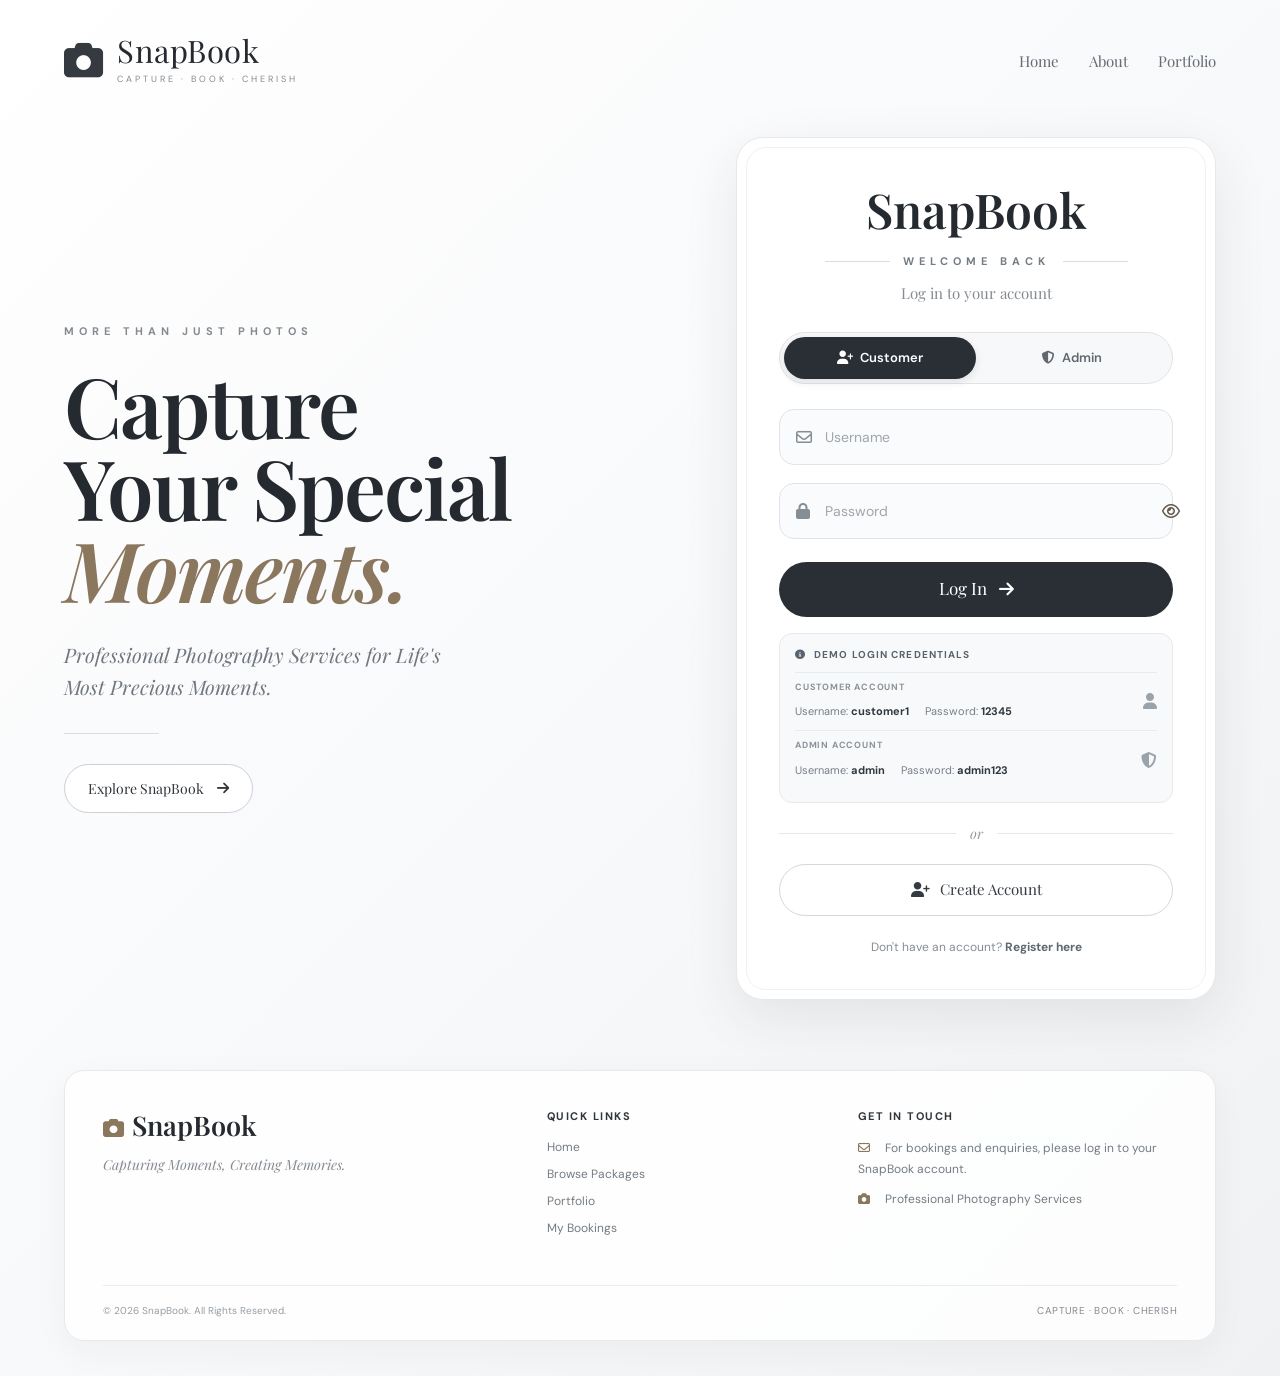
<file: index.html>
<!DOCTYPE html>
<html lang="en">
<head>
  <meta charset="UTF-8">
  <meta name="viewport" content="width=device-width, initial-scale=1.0">
  <title>SnapBook | Photography Studio</title>

  <link href="https://cdn.jsdelivr.net/npm/bootstrap@5.3.3/dist/css/bootstrap.min.css" rel="stylesheet">
  <link href="https://fonts.googleapis.com/css2?family=DM+Sans:wght@400;500;600;700&family=Playfair+Display:ital,wght@0,500;0,600;0,700;1,500;1,600&display=swap" rel="stylesheet">
  <link href="https://cdnjs.cloudflare.com/ajax/libs/font-awesome/6.5.0/css/all.min.css" rel="stylesheet">

    <link href="index.css" rel="stylesheet">
</head>

<body>

  <main class="main-container">

    <div class="content-wrapper">

      <!-- NAVIGATION -->
      <nav class="navbar-custom">

        <div class="brand">
          <i class="fa-solid fa-camera brand-icon"></i>

          <div>
            <div class="brand-name">SnapBook</div>
            <div class="brand-tagline">CAPTURE · BOOK · CHERISH</div>
          </div>
        </div>

        <div class="nav-links">
          <a href="index.html">Home</a>
          <a href="customer-dashboard.html#dashboard" onclick="return openProtectedSection('dashboard')">About</a>
          <a href="customer-dashboard.html#packages" onclick="return openProtectedSection('packages')">Portfolio</a>
        </div>

      </nav>

      <!-- HERO + LOGIN -->
      <section class="hero-section">

        <div class="hero-content">

          <div class="hero-label">
            More than just photos
          </div>

          <h1 class="hero-title">
            Capture<br>
            Your Special<br>
            <span>Moments.</span>
          </h1>

          <p class="hero-description">
            Professional Photography Services
            for Life's Most Precious Moments.
          </p>

          <div class="hero-line"></div>

          <a href="register.html" class="portfolio-link">
            Explore SnapBook
            <i class="fa-solid fa-arrow-right"></i>
          </a>

        </div>

        <!-- LOGIN CARD -->
        <div class="login-card">

          <div class="login-inner">

            <div class="login-heading">

              <h2>SnapBook</h2>

              <div class="heading-decoration">
                <span></span>
                <div class="welcome-label">Welcome Back</div>
                <span></span>
              </div>

              <p>Log in to your account</p>

            </div>

            <!-- ROLE SELECTOR -->
            <div class="role-switch">

              <button type="button"
                class="role-btn active"
                id="customerTab"
                onclick="selectRole('customer')">

                <i class="fa-solid fa-user-plus me-1"></i>
                Customer

              </button>

              <button type="button"
                class="role-btn"
                id="adminTab"
                onclick="selectRole('admin')">

                <i class="fa-solid fa-shield-halved me-1"></i>
                Admin

              </button>

            </div>

            <!-- LOGIN FORM -->
            <form id="loginForm">

              <div class="input-wrap">

                <i class="fa-regular fa-envelope"></i>

                <input
                  type="text"
                  class="form-control"
                  id="username"
                  placeholder="Username"
                  autocomplete="username"
                  required
                >

              </div>

              <div class="input-wrap">

                <i class="fa-solid fa-lock"></i>

                <input
                  type="password"
                  class="form-control"
                  id="password"
                  placeholder="Password"
                  autocomplete="current-password"
                  required
                >

                <button
                  type="button"
                  class="password-toggle"
                  onclick="togglePassword()"
                  aria-label="Show or hide password"
                >
                  <i class="fa-regular fa-eye" id="passwordIcon"></i>
                </button>

              </div>

              <button type="submit" class="login-btn">
                Log In &nbsp;
                <i class="fa-solid fa-arrow-right"></i>
              </button>

            </form>

            <!-- DEMO LOGIN CREDENTIALS -->
            <div class="demo-credentials">
              <div class="demo-title">
                <i class="fa-solid fa-circle-info"></i>
                DEMO LOGIN CREDENTIALS
              </div>

              <div class="demo-account">
                <div>
                  <span class="demo-role">CUSTOMER ACCOUNT</span>
                  <p>Username: <strong>customer1</strong></p>
                  <p>Password: <strong>12345</strong></p>
                </div>
                <i class="fa-solid fa-user"></i>
              </div>

              <div class="demo-account">
                <div>
                  <span class="demo-role">ADMIN ACCOUNT</span>
                  <p>Username: <strong>admin</strong></p>
                  <p>Password: <strong>admin123</strong></p>
                </div>
                <i class="fa-solid fa-shield-halved"></i>
              </div>
            </div>

            <div class="or-divider">
              or
            </div>

            <a href="register.html" class="register-btn">
              <i class="fa-solid fa-user-plus"></i>
              Create Account
            </a>

            <div class="register-text">
              Don't have an account?
              <a href="register.html">Register here</a>
            </div>

          </div>

        </div>

      </section>

      <!-- PREMIUM FOOTER -->
      <footer class="site-footer">

        <div class="footer-brand-column">
          <div class="footer-brand">
            <i class="fa-solid fa-camera"></i>SnapBook
          </div>
          <p class="footer-tagline">Capturing Moments, Creating Memories.</p>
        </div>

        <div>
          <h3 class="footer-heading">Quick Links</h3>
          <div class="footer-links">
            <a href="index.html">Home</a>
            <a href="customer-dashboard.html#packages" onclick="return openProtectedSection('packages')">Browse Packages</a>
            <a href="customer-dashboard.html#packages" onclick="return openProtectedSection('packages')">Portfolio</a>
            <a href="customer-dashboard.html#bookings" onclick="return openProtectedSection('bookings')">My Bookings</a>
          </div>
        </div>

        <div>
          <h3 class="footer-heading">Get in Touch</h3>
          <p class="footer-contact">
            <i class="fa-regular fa-envelope"></i>
            For bookings and enquiries, please log in to your SnapBook account.
          </p>
          <p class="footer-contact mt-2">
            <i class="fa-solid fa-camera"></i>
            Professional Photography Services
          </p>
        </div>

        <div class="footer-bottom">
          <span>© 2026 SnapBook. All Rights Reserved.</span>
          <span>CAPTURE · BOOK · CHERISH</span>
        </div>

      </footer>

    </div>

  </main>

  <!-- POPUP NOTIFICATION -->
  <div class="popup-overlay" id="popupOverlay">

    <div class="popup-card" id="popupCard">

      <div class="popup-icon" id="popupIcon">
        <i class="fa-solid fa-check"></i>
      </div>

      <h3 id="popupTitle">Login Successful!</h3>

      <p id="popupMessage">
        Welcome to SnapBook.
      </p>

    </div>

  </div>

    <script src="index.js"></script>

</body>
</html>
</file>
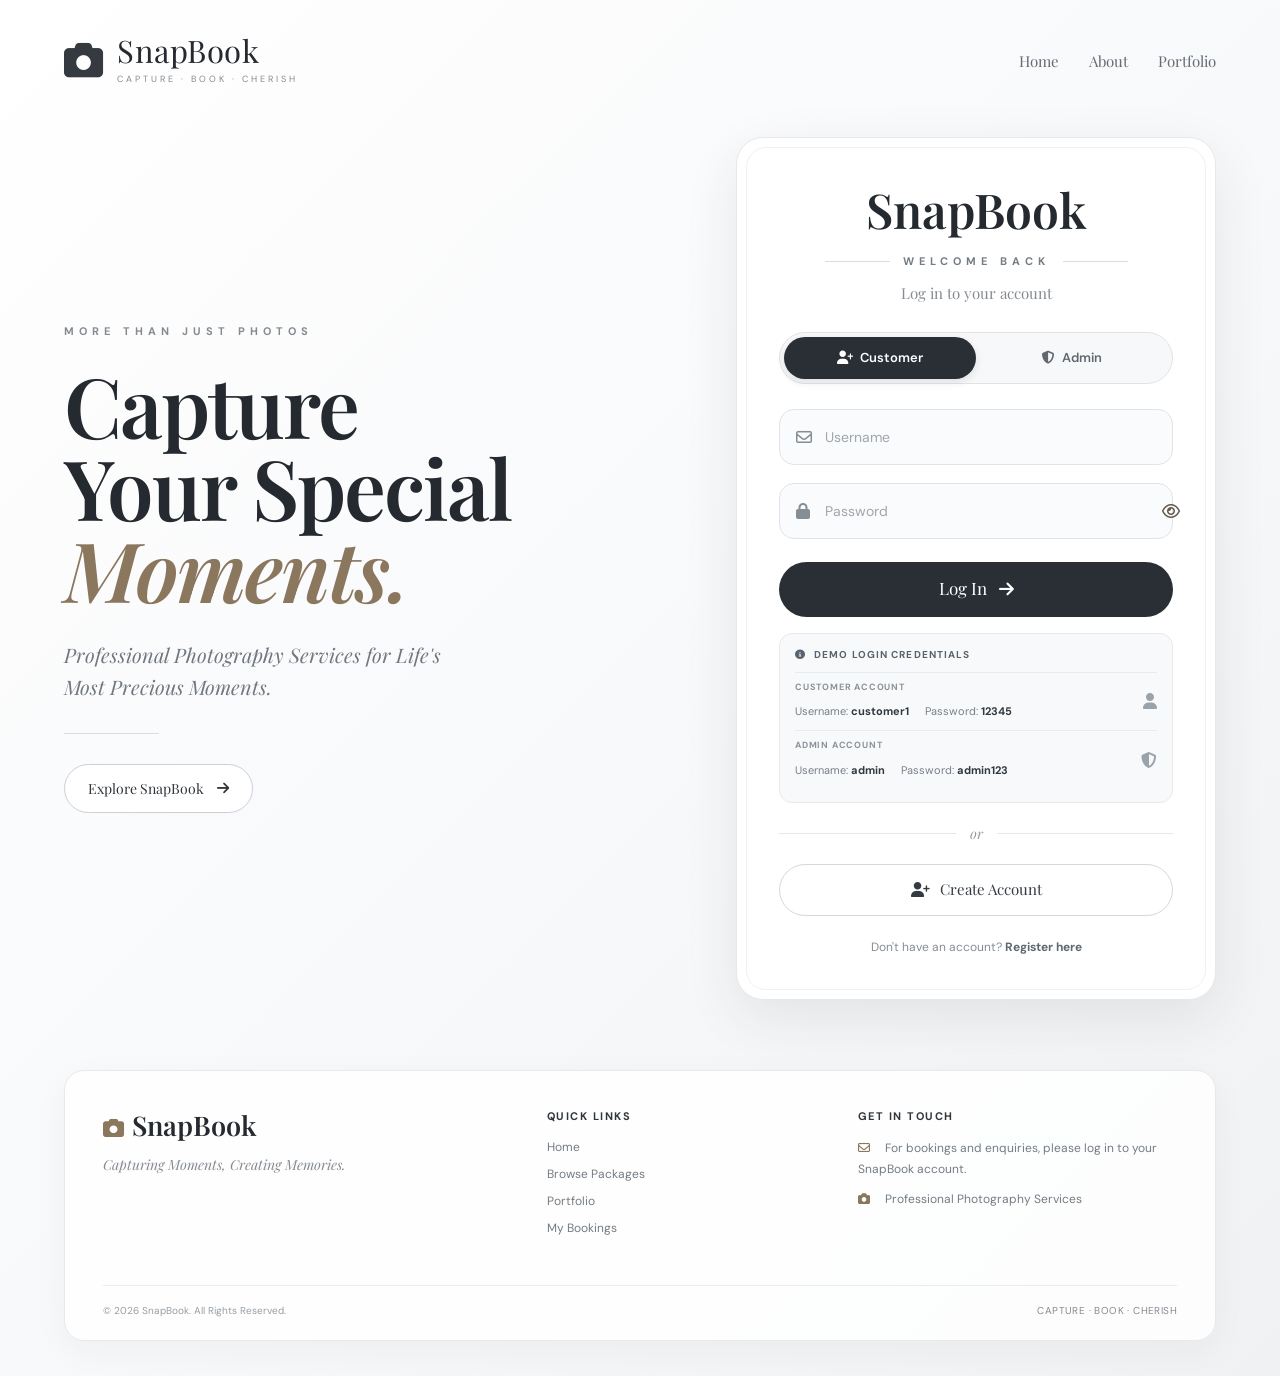
<file: customer-dashboard.html>
<!DOCTYPE html>
<html lang="en">
<head>
  <meta charset="UTF-8">
  <meta name="viewport" content="width=device-width, initial-scale=1.0">
  <title>SnapBook | Customer Dashboard</title>
  <link href="https://cdn.jsdelivr.net/npm/bootstrap@5.3.3/dist/css/bootstrap.min.css" rel="stylesheet">
  <link href="https://fonts.googleapis.com/css2?family=DM+Sans:wght@400;500;600;700&family=Playfair+Display:wght@600;700&display=swap" rel="stylesheet">
    <link href="customer-dashboard.css" rel="stylesheet">
</head>
<body>
<div class="app">
  <aside class="sidebar">
    <div class="brand">
      <div class="brand-icon">◎</div>
      <div class="brand-name">SNAPBOOK</div>
      <small>PHOTOGRAPHY BOOKING SYSTEM</small>
    </div>
    <nav>
      <a class="nav-link active" href="#" data-page="dashboard"><span class="nav-icon">⌂</span>Dashboard</a>
      <a class="nav-link" href="#" data-page="packages"><span class="nav-icon">📷</span>Browse Packages</a>
      <a class="nav-link" href="#" data-page="booking"><span class="nav-icon">▦</span>Book a Session</a>
      <a class="nav-link" href="#" data-page="bookings"><span class="nav-icon">▤</span>My Bookings</a>
      <a class="nav-link" href="#" data-page="profile"><span class="nav-icon">♙</span>My Profile</a>
    </nav>
    <div class="side-bottom">
      <div class="logout"><a class="nav-link" href="index.html" id="logoutLink"><span class="nav-icon">⇥</span>Logout</a></div>
      <div class="side-quote">Capture Life,<br>Book with SnapBook.</div>
    </div>
  </aside>

  <main class="main">
    <header class="topbar">
      <div class="user-chip"><div class="avatar">♟</div><span>Hello, <strong id="customerName">Customer1</strong></span><span>⌄</span></div>
    </header>
    <div class="content">
      <section class="page-section" id="dashboard">
        <div class="hero">
          <div class="hero-copy">
            <h1>Welcome back,<br><em id="heroName">Customer!</em></h1>
            <p>Your photography journey starts here.</p>
            <button class="gold-btn" type="button" data-go="packages">Explore Our Packages &nbsp; →</button>
          </div>
        </div>
        <div class="stats-grid">
          <div class="stat-card"><div class="stat-icon">▤</div><strong id="totalBookings">0</strong><span>Total Bookings</span></div>
          <div class="stat-card"><div class="stat-icon">◷</div><strong id="pendingBookings">0</strong><span>Pending Bookings</span></div>
          <div class="stat-card"><div class="stat-icon">✓</div><strong id="confirmedBookings">0</strong><span>Confirmed Bookings</span></div>
          <div class="stat-card"><div class="stat-icon">📷</div><strong>2</strong><span>Available Packages</span></div>
        </div>
        <div class="action-grid">
          <a class="action-card" href="#" data-go="packages"><div class="action-icon">📷</div><div><h3>Browse Packages</h3><p>Explore photography services</p></div><span class="arrow">→</span></a>
          <a class="action-card" href="#" data-go="booking"><div class="action-icon">▦</div><div><h3>Book a Session</h3><p>Choose date and time</p></div><span class="arrow">→</span></a>
          <a class="action-card" href="#" data-go="bookings"><div class="action-icon">▤</div><div><h3>My Bookings</h3><p>View booking status</p></div><span class="arrow">→</span></a>
          <a class="action-card" href="#" data-go="profile"><div class="action-icon">♙</div><div><h3>My Profile</h3><p>Manage your account</p></div><span class="arrow">→</span></a>
        </div>
        <div class="notice"><span class="star">★</span><span>Thank you for choosing SnapBook. We're here to capture your special moments!</span><span class="notice-sign">SnapBook Team</span></div>
      </section>

      <section class="page-section" id="packages">
        <h2 class="section-title mt-1">Photography Packages</h2>
        <p class="text-secondary mb-4">Choose a package that suits your special occasion.</p>
        <div class="package-grid">
          <article class="package-card"><img src="wedding1.jpg" alt="Wedding photography"><div class="body"><h3>Wedding Session</h3><p class="text-secondary">Capture the memorable moments of your day.</p><div class="price">RM 800</div><a class="btn btn-dark mt-3" href="portfolio.html?category=wedding">Portfolio</a></div></article>
          <article class="package-card"><img src="graduation1.jpg" alt="Graduation photography"><div class="body"><h3>Graduation Session</h3><p class="text-secondary">Celebrate and capture your graduation moments.</p><div class="price">RM 300</div><a class="btn btn-dark mt-3" href="portfolio.html?category=graduation">Portfolio</a></div></article>
        </div>
      </section>



      <section class="page-section" id="booking">
        <h2 class="section-title mt-1">Book a Photography Session</h2>
        <div class="simple-panel">
          <form id="bookingForm" class="row g-3">
            <div class="col-md-6"><label class="form-label fw-semibold">Full Name</label><input class="form-control" id="bookName" required></div>
            <div class="col-md-6"><label class="form-label fw-semibold">Photography Package</label><select class="form-select" id="packageSelect" required><option value="">Select a package</option><option>Wedding Session</option><option>Graduation Session</option></select></div>
            <div class="col-md-6"><label class="form-label fw-semibold">Preferred Date</label><input type="date" class="form-control" id="bookDate" required></div>
            <div class="col-md-6"><label class="form-label fw-semibold">Preferred Time</label><select class="form-select" id="bookTime" required><option value="">Select a time</option><option>10:00 AM</option><option>12:00 PM</option><option>2:00 PM</option><option>4:00 PM</option></select></div>
            <div class="col-12"><label class="form-label fw-semibold">Additional Notes</label><textarea class="form-control" id="bookNotes" rows="3" placeholder="Tell us more about your session (optional)"></textarea></div>
            <div class="col-12"><button class="btn btn-dark px-4 py-2" type="submit">Submit Booking</button><div id="bookingFeedback" class="mt-3 small" aria-live="polite"></div></div>
          </form>
        </div>
      </section>

      <section class="page-section" id="bookings">
        <h2 class="section-title mt-1">My Bookings</h2>
        <div class="simple-panel">
          <p class="text-secondary">Your submitted photography bookings will appear here.</p>
          <div class="table-wrap"><table class="table align-middle"><thead><tr><th>Package</th><th>Date</th><th>Time</th><th>Status</th></tr></thead><tbody id="bookingRows"><tr><td colspan="4" class="text-secondary">No bookings yet.</td></tr></tbody></table></div>
        </div>
      </section>

      <section class="page-section" id="profile">
        <h2 class="section-title mt-1">My Profile</h2>
        <div class="simple-panel">
          <div class="d-flex align-items-center gap-3 mb-4"><div class="profile-avatar">♟</div><div><h3 class="h5 mb-1" id="profileName">Customer1</h3><p class="text-secondary mb-0">SnapBook Customer</p></div></div>
          <p class="mb-2"><strong>Username:</strong> <span id="profileUsername">customer1</span></p>
          <p class="mb-2"><strong>Email:</strong> <span id="profileEmail">Not provided</span></p>
          <p class="text-secondary small mt-4">Profile details are displayed from the account information available in this demo.</p>
        </div>
      </section>
    </div>

    <footer class="site-footer">
      <div class="footer-inner">
        <div>
          <div class="footer-brand">SNAPBOOK</div>
          <p class="footer-tagline">Capturing Moments, Creating Memories.</p>
        </div>
        <div>
          <div class="footer-heading">QUICK LINKS</div>
          <div class="footer-links">
            <a href="#dashboard" data-page="dashboard">Dashboard</a>
            <a href="#packages" data-page="packages">Browse Packages</a>
            <a href="#booking" data-page="booking">Book a Session</a>
            <a href="#bookings" data-page="bookings">My Bookings</a>
          </div>
        </div>
        <div>
          <div class="footer-heading">GET IN TOUCH</div>
          <p class="footer-contact">Have a special moment to capture?<br>Explore our photography packages and book your session with SnapBook.</p>
        </div>
      </div>
      <div class="footer-bottom">© 2026 SnapBook. All Rights Reserved.</div>
    </footer>
  </main>
</div>


  <script src="customer-dashboard.js"></script>
</body>
</html>
</file>
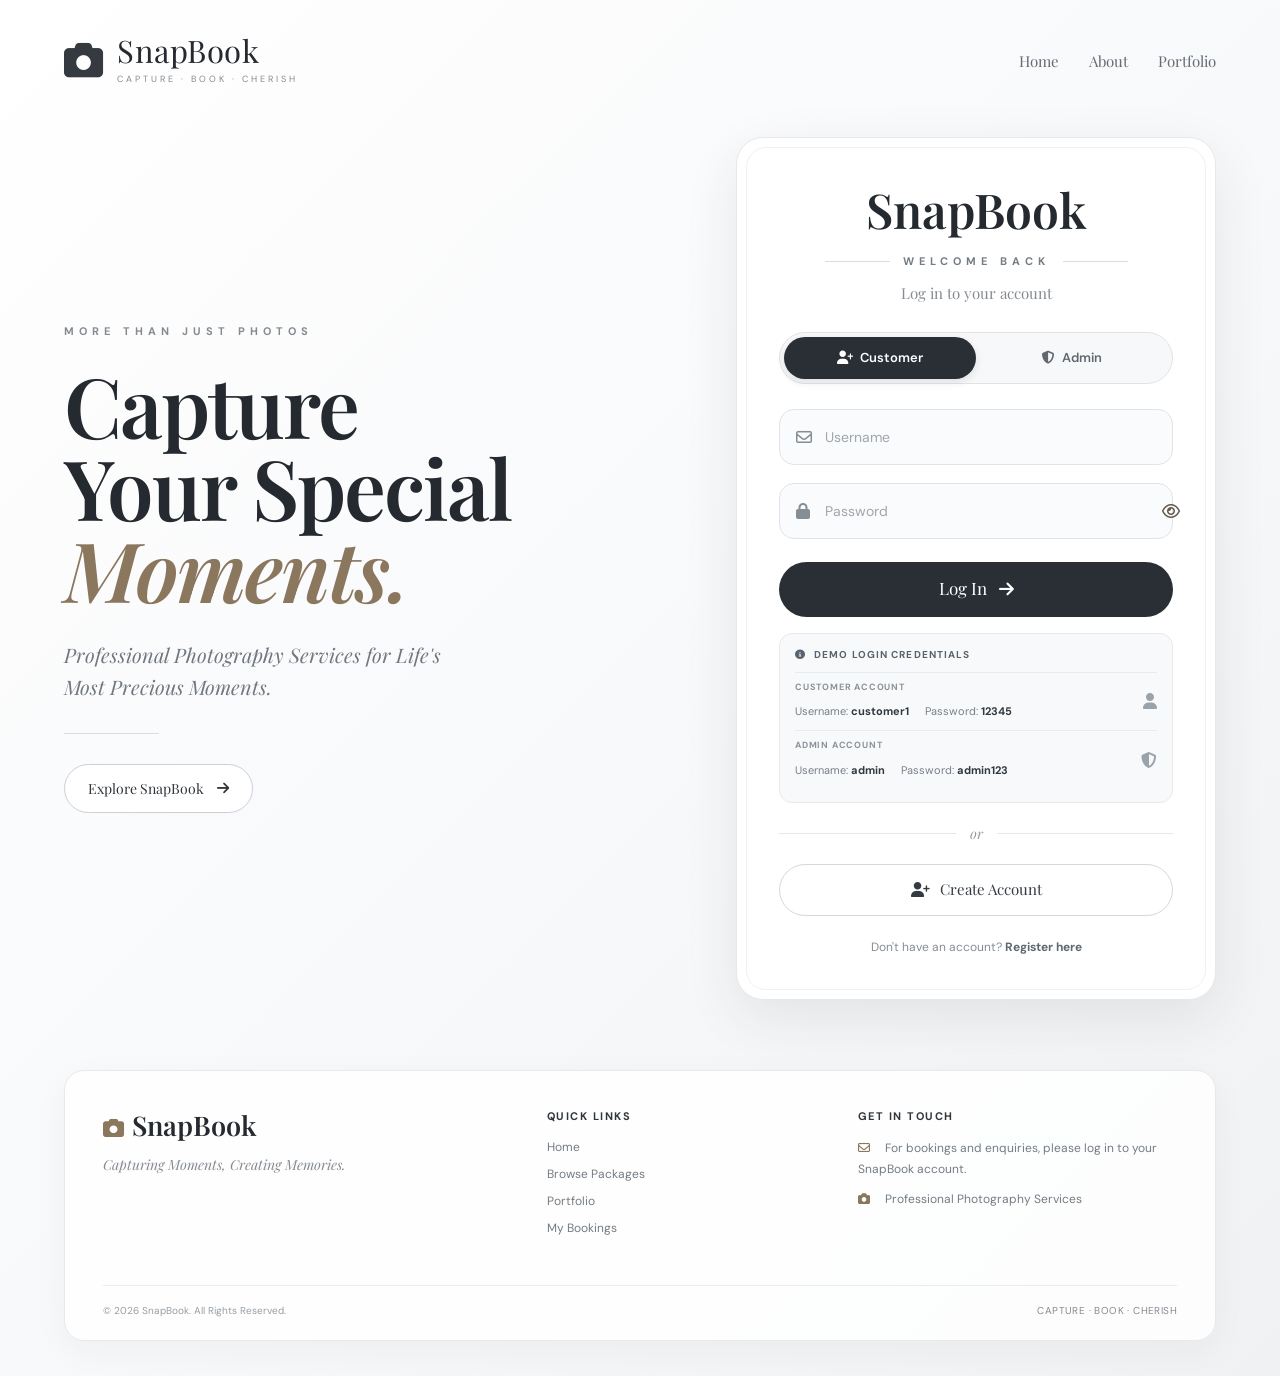
<file: portfolio.html>
<!DOCTYPE html>
<html lang="en">
<head>
  <meta charset="UTF-8">
  <meta name="viewport" content="width=device-width, initial-scale=1.0">
  <title>SnapBook | Portfolio</title>
  <link href="https://cdn.jsdelivr.net/npm/bootstrap@5.3.3/dist/css/bootstrap.min.css" rel="stylesheet">
  <link href="https://fonts.googleapis.com/css2?family=DM+Sans:wght@400;500;600;700&family=Playfair+Display:wght@600;700&display=swap" rel="stylesheet">
    <link href="portfolio.css" rel="stylesheet">
</head>
<body>
  <header class="portfolio-header">
    <a class="brand" href="customer-dashboard.html">SNAPBOOK</a>
    <a class="back-link" href="customer-dashboard.html#packages">← Back to Dashboard</a>
  </header>

  <main class="gallery-wrap">
    <div class="portfolio-gallery" id="portfolioGallery"></div>
  </main>

  <div class="lightbox" id="lightbox" role="dialog" aria-modal="true" aria-label="Portfolio image preview">
    <button class="lightbox-close" id="lightboxClose" type="button" aria-label="Close image preview">&times;</button>
    <img id="lightboxImage" src="" alt="Enlarged portfolio photograph">
  </div>

    <script src="portfolio.js"></script>
</body>
</html>
</file>
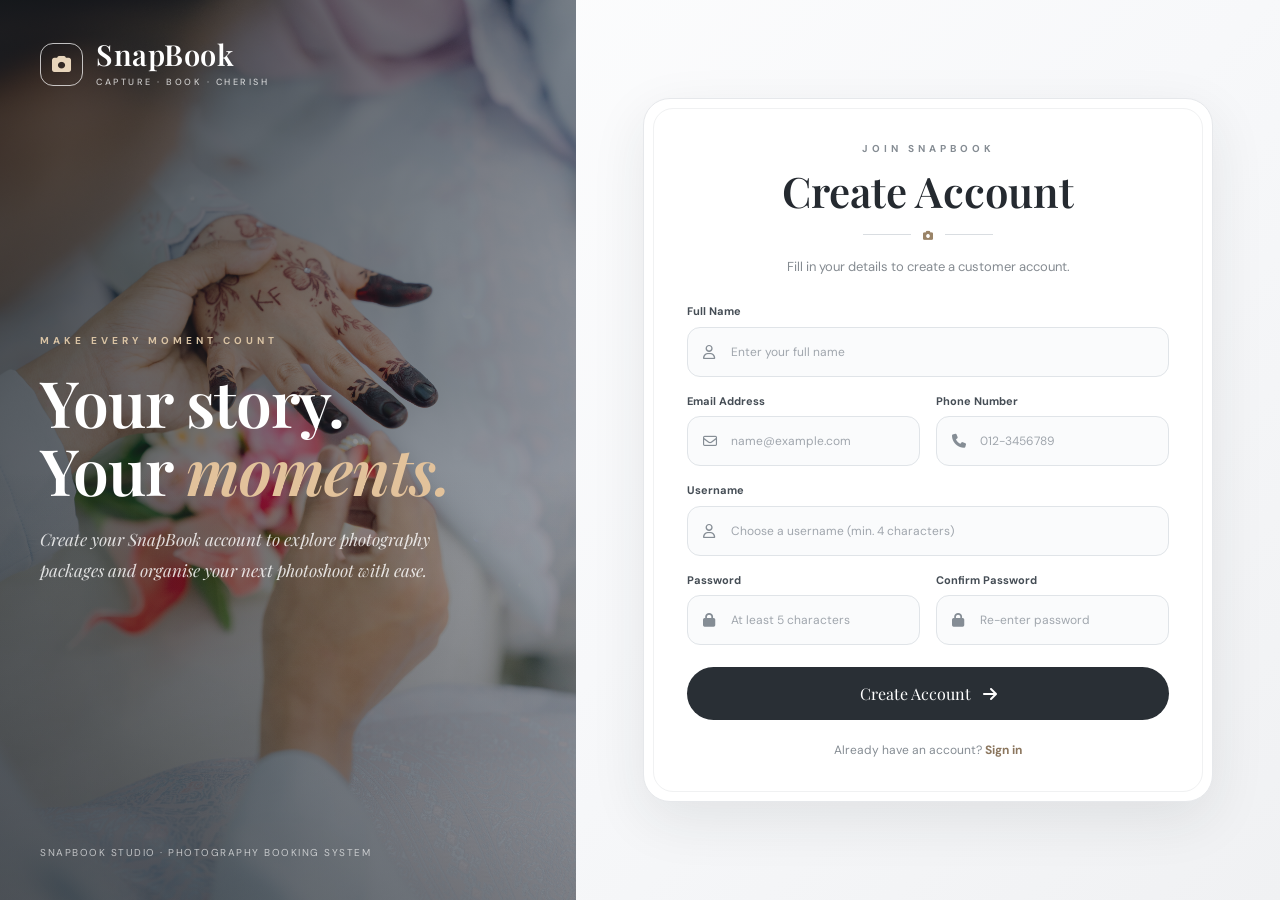
<file: register.html>
<!DOCTYPE html>
<html lang="en">
<head>
  <meta charset="UTF-8">
  <meta name="viewport" content="width=device-width, initial-scale=1.0">
  <title>SnapBook | Create Account</title>

  <link href="https://cdn.jsdelivr.net/npm/bootstrap@5.3.3/dist/css/bootstrap.min.css" rel="stylesheet">
  <link href="https://fonts.googleapis.com/css2?family=DM+Sans:wght@400;500;600;700&family=Playfair+Display:ital,wght@0,500;0,600;0,700;1,500;1,600&display=swap" rel="stylesheet">
  <link href="https://cdnjs.cloudflare.com/ajax/libs/font-awesome/6.5.0/css/all.min.css" rel="stylesheet">

    <link href="register.css" rel="stylesheet">
</head>

<body>
  <main class="page">

    <!-- LEFT IMAGE SECTION -->
    <section class="visual">
      <div class="brand">
        <div class="brand-icon">
          <i class="fa-solid fa-camera"></i>
        </div>
        <div>
          <div class="brand-name">SnapBook</div>
          <small>CAPTURE · BOOK · CHERISH</small>
        </div>
      </div>

      <div class="hero">
        <div class="eyebrow">Make every moment count</div>
        <h1>Your story.<br>Your <span>moments.</span></h1>
        <p>Create your SnapBook account to explore photography packages and organise your next photoshoot with ease.</p>
      </div>

      <div class="visual-credit">SNAPBOOK STUDIO · PHOTOGRAPHY BOOKING SYSTEM</div>
    </section>

    <!-- RIGHT REGISTER SECTION -->
    <section class="form-panel">
      <div class="form-wrap">
        <div class="form-inner">

          <div class="heading">
            <div class="eyebrow">Join SnapBook</div>
            <h2>Create Account</h2>
            <div class="heading-decoration">
              <span></span>
              <i class="fa-solid fa-camera"></i>
              <span></span>
            </div>
            <p>Fill in your details to create a customer account.</p>
          </div>

          <div id="feedback" class="alert d-none" role="alert"></div>

          <form id="registerForm">
            <div class="row g-3">

              <div class="col-12">
                <label class="form-label" for="fullName">Full Name</label>
                <div class="field-wrap">
                  <i class="fa-regular fa-user"></i>
                  <input class="form-control" id="fullName" type="text" placeholder="Enter your full name" required>
                </div>
              </div>

              <div class="col-md-6">
                <label class="form-label" for="email">Email Address</label>
                <div class="field-wrap">
                  <i class="fa-regular fa-envelope"></i>
                  <input class="form-control" id="email" type="email" placeholder="name@example.com" required>
                </div>
              </div>

              <div class="col-md-6">
                <label class="form-label" for="phone">Phone Number</label>
                <div class="field-wrap">
                  <i class="fa-solid fa-phone"></i>
                  <input class="form-control" id="phone" type="tel" placeholder="012-3456789" required>
                </div>
              </div>

              <div class="col-12">
                <label class="form-label" for="username">Username</label>
                <div class="field-wrap">
                  <i class="fa-regular fa-user"></i>
                  <input class="form-control" id="username" type="text" minlength="4" placeholder="Choose a username (min. 4 characters)" required>
                </div>
              </div>

              <div class="col-md-6">
                <label class="form-label" for="password">Password</label>
                <div class="field-wrap">
                  <i class="fa-solid fa-lock"></i>
                  <input class="form-control" id="password" type="password" minlength="5" placeholder="At least 5 characters" required>
                </div>
              </div>

              <div class="col-md-6">
                <label class="form-label" for="confirmPassword">Confirm Password</label>
                <div class="field-wrap">
                  <i class="fa-solid fa-lock"></i>
                  <input class="form-control" id="confirmPassword" type="password" minlength="5" placeholder="Re-enter password" required>
                </div>
              </div>

            </div>

            <button class="submit-btn" type="submit">
              Create Account &nbsp; <i class="fa-solid fa-arrow-right"></i>
            </button>
          </form>

          <div class="signin">
            Already have an account? <a href="index.html">Sign in</a>
          </div>

        </div>
      </div>
    </section>

  </main>

  <script src="register.js"></script>
</body>
</html>
</file>
<file: index.css>
* {
      box-sizing: border-box;
    }

    body {
      margin: 0;
      min-height: 100vh;
      font-family: "DM Sans", sans-serif;
      background: #24211e;
      color: #fff;
    }

    /* MAIN BACKGROUND */

    .main-container {
      min-height: 100vh;
      position: relative;
      display: flex;
      align-items: center;
      overflow: hidden;
      background:
        linear-gradient(
          90deg,
          rgba(24, 22, 20, .85) 0%,
          rgba(24, 22, 20, .58) 43%,
          rgba(24, 22, 20, .20) 100%
        ),
        url("https://images.unsplash.com/photo-1516035069371-29a1b244cc32?auto=format&fit=crop&w=2200&q=90")
        center center / cover no-repeat;
    }

    .main-container::after {
      content: "";
      position: absolute;
      inset: 0;
      background: linear-gradient(
        0deg,
        rgba(20, 18, 16, .45),
        transparent 35%
      );
      pointer-events: none;
    }

    .content-wrapper {
      position: relative;
      z-index: 2;
      width: 100%;
      min-height: 100vh;
      padding: 35px 5%;
      display: flex;
      flex-direction: column;
    }

    /* NAVIGATION */

    .navbar-custom {
      display: flex;
      justify-content: space-between;
      align-items: center;
    }

    .brand {
      display: flex;
      align-items: center;
      gap: 14px;
    }

    .brand-icon {
      font-size: 39px;
      color: #f4e5d0;
    }

    .brand-name {
      font-family: "Playfair Display", serif;
      font-size: 31px;
      line-height: 1;
      letter-spacing: .5px;
    }

    .brand-tagline {
      font-size: 9px;
      letter-spacing: 3px;
      margin-top: 7px;
      color: #e2d4c4;
    }

    .nav-links {
      display: flex;
      gap: 30px;
    }

    .nav-links a {
      color: #fff;
      text-decoration: none;
      font-family: "Playfair Display", serif;
      font-size: 15px;
      opacity: .9;
      transition: .2s;
    }

    .nav-links a:hover {
      color: #e7bd91;
    }

    /* MAIN CONTENT */

    .hero-section {
      flex: 1;
      display: grid;
      grid-template-columns: 1fr 480px;
      align-items: center;
      gap: 60px;
      padding: 50px 0;
    }

    .hero-content {
      max-width: 650px;
    }

    .hero-label {
      color: #e8c6a0;
      letter-spacing: 5px;
      font-size: 11px;
      font-weight: 700;
      text-transform: uppercase;
      margin-bottom: 24px;
    }

    .hero-title {
      font-family: "Playfair Display", serif;
      font-size: clamp(55px, 6.5vw, 88px);
      line-height: .99;
      font-weight: 600;
      margin: 0;
      letter-spacing: -2px;
    }

    .hero-title span {
      color: #e8b991;
      font-style: italic;
    }

    .hero-description {
      font-family: "Playfair Display", serif;
      font-size: 20px;
      font-style: italic;
      color: #e4d8ca;
      line-height: 1.6;
      margin-top: 28px;
      max-width: 410px;
    }

    .hero-line {
      width: 95px;
      height: 1px;
      background: #d8b28b;
      margin: 30px 0;
    }

    .portfolio-link {
      display: inline-flex;
      align-items: center;
      gap: 13px;
      border: 1px solid rgba(255,255,255,.65);
      border-radius: 40px;
      padding: 13px 23px;
      color: #fff;
      text-decoration: none;
      font-family: "Playfair Display", serif;
      font-size: 14px;
      transition: .3s;
    }

    .portfolio-link:hover {
      background: #fff;
      color: #28231e;
    }

    /* LOGIN CARD */

    .login-card {
      width: 100%;
      padding: 43px 42px;
      border: 1px solid rgba(255,255,255,.65);
      border-radius: 27px;
      background: rgba(248, 241, 231, .84);
      backdrop-filter: blur(18px);
      -webkit-backdrop-filter: blur(18px);
      color: #29241f;
      box-shadow: 0 20px 70px rgba(0,0,0,.22);
      position: relative;
    }

    .login-card::before {
      content: "";
      position: absolute;
      inset: 9px;
      border: 1px solid rgba(255,255,255,.45);
      border-radius: 20px;
      pointer-events: none;
    }

    .login-inner {
      position: relative;
      z-index: 1;
    }

    .login-heading {
      text-align: center;
      margin-bottom: 28px;
    }

    .login-heading h2 {
      font-family: "Playfair Display", serif;
      font-size: 48px;
      font-weight: 600;
      margin-bottom: 8px;
    }

    .welcome-label {
      font-size: 11px;
      font-weight: 700;
      letter-spacing: 5px;
      color: #806b57;
      text-transform: uppercase;
    }

    .login-heading p {
      font-family: "Playfair Display", serif;
      font-size: 15px;
      color: #6e6257;
      margin-top: 12px;
    }

    .heading-decoration {
      display: flex;
      align-items: center;
      gap: 13px;
      justify-content: center;
      margin-top: 15px;
    }

    .heading-decoration span {
      width: 65px;
      height: 1px;
      background: #bda58b;
    }

    /* ROLE SELECTOR */

    .role-switch {
      display: grid;
      grid-template-columns: 1fr 1fr;
      padding: 4px;
      border: 1px solid rgba(83, 70, 57, .3);
      border-radius: 40px;
      margin-bottom: 25px;
      background: rgba(255,255,255,.12);
    }

    .role-btn {
      border: none;
      border-radius: 30px;
      padding: 11px 8px;
      color: #40382f;
      background: transparent;
      font-size: 13px;
      font-weight: 600;
      transition: .25s;
    }

    .role-btn.active {
      color: white;
      background: #29251f;
      box-shadow: 0 4px 12px rgba(0,0,0,.12);
    }

    /* INPUTS */

    .form-label {
      font-size: 12px;
      font-weight: 700;
      color: #51473c;
      margin-bottom: 8px;
    }

    .input-wrap {
      position: relative;
      margin-bottom: 18px;
    }

    .input-wrap i {
      position: absolute;
      left: 17px;
      top: 50%;
      transform: translateY(-50%);
      color: #64584a;
      font-size: 16px;
    }

    .form-control {
      height: 56px;
      padding: 12px 45px;
      border-radius: 15px;
      border: 1px solid rgba(90, 76, 62, .27);
      background: rgba(255,255,255,.24);
      color: #302921;
      font-family: "DM Sans", sans-serif;
      font-size: 14px;
    }

    .form-control::placeholder {
      color: #827467;
    }

    .form-control:focus {
      background: rgba(255,255,255,.55);
      border-color: #8b7258;
      box-shadow: 0 0 0 3px rgba(139,114,88,.12);
    }

    .password-toggle {
      position: absolute;
      right: 16px;
      top: 50%;
      transform: translateY(-50%);
      border: none;
      background: transparent;
      color: #574c41;
      cursor: pointer;
    }

    /* LOGIN BUTTON */

    .login-btn {
      width: 100%;
      height: 55px;
      border: none;
      border-radius: 40px;
      background: #29251f;
      color: #fff;
      font-family: "Playfair Display", serif;
      font-size: 17px;
      margin-top: 5px;
      transition: .25s;
    }

    .login-btn:hover {
      background: #514335;
      transform: translateY(-2px);
    }

    .or-divider {
      display: flex;
      align-items: center;
      gap: 14px;
      margin: 20px 0;
      color: #776a5d;
      font-family: "Playfair Display", serif;
      font-style: italic;
      font-size: 14px;
    }

    .or-divider::before,
    .or-divider::after {
      content: "";
      flex: 1;
      height: 1px;
      background: rgba(92,75,57,.2);
    }

    .register-btn {
      width: 100%;
      height: 52px;
      border: 1px solid #897762;
      border-radius: 40px;
      background: transparent;
      color: #302921;
      font-family: "Playfair Display", serif;
      font-size: 15px;
      text-decoration: none;
      display: flex;
      justify-content: center;
      align-items: center;
      gap: 10px;
      transition: .25s;
    }

    .register-btn:hover {
      background: #29251f;
      color: white;
    }

    .register-text {
      text-align: center;
      color: #716356;
      font-size: 12px;
      margin-top: 22px;
    }

    .register-text a {
      color: #a45e32;
      text-decoration: none;
      font-weight: 700;
    }

    .register-text a:hover {
      text-decoration: underline;
    }

    /* FOOTER */

    .bottom-info {
      display: flex;
      align-items: center;
      gap: 25px;
      color: #f2e6d9;
      font-size: 12px;
      flex-wrap: wrap;
      padding-bottom: 5px;
    }

    .bottom-info span {
      display: flex;
      align-items: center;
      gap: 9px;
    }

    .bottom-info i {
      font-size: 17px;
      color: #e6c5a1;
    }

    .bottom-info .separator {
      height: 25px;
      width: 1px;
      background: rgba(255,255,255,.5);
    }


    /* PREMIUM SNAPBOOK FOOTER */
    .site-footer {
      display: grid;
      grid-template-columns: 1.5fr 1fr 1.2fr;
      gap: 45px;
      padding: 34px 38px 22px;
      margin-top: 20px;
      background: rgba(255, 255, 255, .88);
      border: 1px solid #e7e9ec;
      border-radius: 20px;
      color: #4e555c;
      box-shadow: 0 10px 35px rgba(32, 39, 46, .045);
    }

    .footer-brand {
      font-family: "Playfair Display", serif;
      font-size: 27px;
      font-weight: 600;
      color: #252a30;
      margin-bottom: 8px;
    }

    .footer-brand i {
      color: #8b765e;
      font-size: 21px;
      margin-right: 8px;
    }

    .footer-tagline {
      color: #858b91;
      font-family: "Playfair Display", serif;
      font-style: italic;
      font-size: 14px;
      line-height: 1.7;
      margin: 0;
    }

    .footer-heading {
      color: #30363c;
      font-size: 11px;
      font-weight: 700;
      letter-spacing: 1.5px;
      text-transform: uppercase;
      margin: 5px 0 15px;
    }

    .footer-links {
      display: flex;
      flex-direction: column;
      gap: 9px;
    }

    .footer-links a {
      color: #737b83;
      text-decoration: none;
      font-size: 12px;
      transition: color .2s;
      width: fit-content;
    }

    .footer-links a:hover {
      color: #8b765e;
    }

    .footer-contact {
      color: #737b83;
      font-size: 12px;
      line-height: 1.8;
      margin: 0;
    }

    .footer-contact i {
      color: #8b765e;
      width: 19px;
      margin-right: 5px;
    }

    .footer-bottom {
      grid-column: 1 / -1;
      display: flex;
      justify-content: space-between;
      align-items: center;
      gap: 15px;
      padding-top: 17px;
      margin-top: 3px;
      border-top: 1px solid #e9ebed;
      color: #969da4;
      font-size: 10px;
    }

    .footer-bottom span:last-child {
      color: #858b91;
      letter-spacing: .4px;
    }

    @media (max-width: 850px) {
      .site-footer {
        grid-template-columns: 1fr 1fr;
        gap: 28px;
        padding: 28px;
      }

      .footer-brand-column {
        grid-column: 1 / -1;
      }
    }

    @media (max-width: 500px) {
      .site-footer {
        grid-template-columns: 1fr;
        gap: 23px;
        padding: 25px 22px 18px;
        text-align: center;
      }

      .footer-brand-column {
        grid-column: auto;
      }

      .footer-links {
        align-items: center;
      }

      .footer-bottom {
        grid-column: auto;
        flex-direction: column;
        gap: 7px;
      }
    }

    /* POPUP */

    .popup-overlay {
      position: fixed;
      inset: 0;
      z-index: 9999;
      background: rgba(15, 13, 11, .55);
      display: flex;
      justify-content: center;
      align-items: center;
      padding: 20px;
      opacity: 0;
      visibility: hidden;
      transition: .25s;
    }

    .popup-overlay.show {
      opacity: 1;
      visibility: visible;
    }

    .popup-card {
      width: 100%;
      max-width: 370px;
      background: #fffdf9;
      color: #29251f;
      border-radius: 20px;
      padding: 35px 28px;
      text-align: center;
      box-shadow: 0 20px 60px rgba(0,0,0,.2);
      transform: translateY(15px) scale(.96);
      transition: .25s;
    }

    .popup-overlay.show .popup-card {
      transform: translateY(0) scale(1);
    }

    .popup-icon {
      width: 62px;
      height: 62px;
      display: grid;
      place-items: center;
      border-radius: 50%;
      font-size: 27px;
      margin: 0 auto 17px;
    }

    .popup-card.success .popup-icon {
      background: #e4f5e9;
      color: #21864b;
    }

    .popup-card.error .popup-icon {
      background: #fde9e7;
      color: #d83b35;
    }

    .popup-card h3 {
      font-family: "Playfair Display", serif;
      font-size: 27px;
      margin-bottom: 9px;
    }

    .popup-card.success h3 {
      color: #21864b;
    }

    .popup-card.error h3 {
      color: #d83b35;
    }

    .popup-card p {
      color: #77716a;
      font-size: 13px;
      line-height: 1.6;
      margin-bottom: 0;
    }

    /* RESPONSIVE */

    @media (max-width: 1050px) {
      .hero-section {
        grid-template-columns: 1fr 420px;
        gap: 30px;
      }

      .login-card {
        padding: 38px 30px;
      }

      .hero-title {
        font-size: 65px;
      }
    }

    @media (max-width: 850px) {
      .main-container {
        background-position: center;
      }

      .content-wrapper {
        padding: 25px 6%;
      }

      .hero-section {
        grid-template-columns: 1fr;
        justify-items: center;
        gap: 45px;
        padding: 65px 0;
      }

      .hero-content {
        text-align: center;
      }

      .hero-description {
        margin-left: auto;
        margin-right: auto;
      }

      .hero-line {
        margin: 25px auto;
      }

      .login-card {
        max-width: 480px;
      }

      .bottom-info {
        justify-content: center;
      }

      .nav-links {
        gap: 17px;
      }
    }

    @media (max-width: 500px) {
      .navbar-custom {
        align-items: flex-start;
      }

      .brand-name {
        font-size: 25px;
      }

      .brand-icon {
        font-size: 30px;
      }

      .brand-tagline {
        font-size: 7px;
        letter-spacing: 2px;
      }

      .nav-links {
        display: none;
      }

      .hero-title {
        font-size: 49px;
      }

      .hero-description {
        font-size: 17px;
      }

      .login-card {
        padding: 35px 23px;
        border-radius: 20px;
      }

      .login-heading h2 {
        font-size: 39px;
      }

      .bottom-info {
        gap: 14px;
        font-size: 10px;
      }

      .bottom-info .separator {
        display: none;
      }
    }


    /* CLEAN WHITE THEME — aligned with Customer Dashboard */
    body {
      background: #f7f8fa;
      color: #292d32;
    }

    .main-container {
      background: linear-gradient(135deg, #ffffff 0%, #f7f8fa 58%, #f0f1f3 100%);
    }

    .main-container::after { display: none; }
    .brand-icon { color: #343a40; }
    .brand-name { color: #252a30; }
    .brand-tagline { color: #858b91; }
    .nav-links a { color: #555d65; }
    .nav-links a:hover { color: #171b20; }
    .hero-label { color: #858b91; }
    .hero-title { color: #252a30; }
    .hero-title span { color: #8b765e; }
    .hero-description { color: #70777e; }
    .hero-line { background: #d8dce0; }
    .portfolio-link {
      color: #30363c;
      border-color: #cbd0d5;
      background: #fff;
    }
    .portfolio-link:hover { background: #292f35; color: #fff; }

    .login-card {
      background: #ffffff;
      border: 1px solid #e6e8eb;
      color: #292d32;
      box-shadow: 0 18px 55px rgba(32, 39, 46, .09);
      backdrop-filter: none;
      -webkit-backdrop-filter: none;
    }
    .login-card::before { border-color: #f0f1f2; }
    .login-heading h2 { color: #252a30; }
    .welcome-label { color: #747c84; }
    .login-heading p { color: #858b91; }
    .heading-decoration span { background: #d9dde1; }
    .role-switch {
      border-color: #e1e4e7;
      background: #f7f8f9;
    }
    .role-btn { color: #606870; }
    .role-btn.active {
      color: #fff;
      background: #292f35;
      box-shadow: 0 3px 9px rgba(0,0,0,.10);
    }
    .form-label { color: #454d55; }
    .input-wrap > i { color: #858d95; }
    .form-control {
      border-color: #e0e4e8;
      background: #fafbfc;
      color: #292f35;
    }
    .form-control::placeholder { color: #a0a6ad; }
    .form-control:focus {
      background: #fff;
      border-color: #8c969f;
      box-shadow: 0 0 0 3px rgba(95, 108, 120, .10);
    }
    .password-toggle { color: #68717a; }
    .login-btn { background: #292f35; color: #fff; }
    .login-btn:hover { background: #454d55; }
    .or-divider { color: #9299a0; }
    .or-divider::before, .or-divider::after { background: #e5e8eb; }
    .register-btn {
      border-color: #d4d9de;
      color: #343b42;
    }
    .register-btn:hover { background: #292f35; color: #fff; }
    .register-text { color: #858c93; }
    .register-text a { color: #5d6872; }
    .bottom-info { color: #7b838b; }
    .bottom-info i { color: #7c8791; }
    .bottom-info .separator { background: #d8dde1; }

    .demo-credentials {
      margin-top: 16px;
      padding: 13px 15px;
      border: 1px solid #e7e9ec;
      border-radius: 13px;
      background: #f8f9fa;
    }
    .demo-title {
      display: flex;
      align-items: center;
      gap: 8px;
      margin-bottom: 10px;
      color: #59636d;
      font-size: 10px;
      font-weight: 700;
      letter-spacing: 1.1px;
    }
    .demo-account {
      display: flex;
      justify-content: space-between;
      align-items: center;
      gap: 12px;
      padding: 8px 0;
      border-top: 1px solid #e9ecef;
    }
    .demo-role {
      display: block;
      margin-bottom: 4px;
      color: #8a9299;
      font-size: 9px;
      font-weight: 700;
      letter-spacing: .8px;
    }
    .demo-account p {
      display: inline-block;
      margin: 0 12px 0 0;
      color: #777f87;
      font-size: 11px;
    }
    .demo-account strong { color: #303840; font-weight: 700; }
    .demo-account > i { color: #9aa2aa; font-size: 16px; }

    @media (max-width: 850px) {
      .bottom-info { color: #7b838b; }
    }
</file>
<file: customer-dashboard.css>
:root{--ink:#252525;--muted:#777;--line:#e9e9e9;--soft:#f7f7f7;--accent:#b18a5a}
    *{box-sizing:border-box;scroll-behavior:smooth}
    body{margin:0;background:#fff;color:var(--ink);font-family:"DM Sans",sans-serif}
    .app{min-height:100vh;display:flex}
    .sidebar{width:245px;flex:0 0 245px;background:#fff;color:var(--ink);padding:28px 15px 22px;display:flex;flex-direction:column;position:sticky;top:0;height:100vh;border-right:1px solid var(--line)}
    .brand{text-align:center;padding:4px 8px 38px}
    .brand-icon{font-size:36px;color:var(--accent);line-height:1}
    .brand-name{font-family:"Playfair Display",serif;font-size:27px;letter-spacing:2px;margin-top:5px}
    .brand small{display:block;font-size:9px;letter-spacing:1.5px;color:#888}
    .nav-link{display:flex;align-items:center;gap:13px;color:#666;text-decoration:none;padding:13px 15px;border-radius:10px;margin:4px 0;font-size:14px;transition:.2s}
    .nav-link:hover,.nav-link.active{background:#f2f2f2;color:#222;font-weight:700}
    .nav-icon{width:23px;text-align:center;font-size:19px}
    .side-bottom{margin-top:auto}
    .side-quote{font-family:"Playfair Display",serif;font-style:italic;color:#999;font-size:19px;line-height:1.35;padding:20px 15px 8px}
    .logout{border-top:1px solid var(--line);margin-top:18px;padding-top:12px}
    .main{min-width:0;flex:1}
    .topbar{height:76px;display:flex;align-items:center;justify-content:flex-end;padding:0 5%;background:rgba(255,255,255,.96);border-bottom:1px solid var(--line);position:sticky;top:0;z-index:20}
    .user-chip{display:flex;align-items:center;gap:11px;font-weight:500;font-size:14px}
    .avatar{width:39px;height:39px;border-radius:50%;background:#f0f0f0;display:grid;place-items:center;font-size:20px;color:#555}
    .content{padding:30px 4% 55px;max-width:1500px;margin:auto}
    .page-section{display:block;margin-bottom:58px;scroll-margin-top:95px}
    .hero{min-height:300px;border-radius:18px;overflow:hidden;padding:48px 42px;display:flex;align-items:center;color:#252525;background:linear-gradient(90deg,rgba(255,255,255,.97),rgba(255,255,255,.84),rgba(255,255,255,.15)),url("https://images.unsplash.com/photo-1516035069371-29a1b244cc32?auto=format&fit=crop&w=1800&q=85") center/cover;border:1px solid #eee}
    .hero-copy{max-width:620px}
    .hero h1{font-family:"Playfair Display",serif;font-size:clamp(36px,4vw,55px);line-height:1.12;margin:0 0 13px}
    .hero h1 em{color:var(--accent)}
    .hero p{font-size:16px;color:#666;margin-bottom:23px}
    .gold-btn{border:0;border-radius:8px;background:#252525;color:#fff;font-weight:600;padding:13px 22px;text-decoration:none;display:inline-block}
    .gold-btn:hover{background:#444;color:#fff}
    .section-title{font-family:"Playfair Display",serif;font-size:27px;font-weight:700;margin:0 0 10px}
    .section-intro{color:#777;margin-bottom:22px}
    .stats-grid{display:grid;grid-template-columns:repeat(4,minmax(0,1fr));gap:16px;margin-top:22px}
    .stat-card{background:#fff;border:1px solid var(--line);border-radius:13px;padding:20px;box-shadow:0 5px 20px rgba(0,0,0,.025)}
    .stat-card .stat-icon{width:39px;height:39px;border-radius:10px;background:#f4f4f4;display:grid;place-items:center;color:#555;font-size:19px;margin-bottom:13px}
    .stat-card strong{font-size:26px;display:block}.stat-card span:last-child{font-size:13px;color:#777}
    .action-grid{display:grid;grid-template-columns:repeat(2,minmax(0,1fr));gap:16px;margin-top:22px}
    .action-card{background:#fff;border:1px solid var(--line);border-radius:13px;min-height:125px;padding:20px 22px;display:flex;align-items:center;gap:18px;text-decoration:none;color:var(--ink);box-shadow:0 5px 20px rgba(0,0,0,.025);transition:.2s}
    .action-card:hover{transform:translateY(-2px);box-shadow:0 10px 25px rgba(0,0,0,.07);color:var(--ink)}
    .action-icon{width:65px;height:65px;flex:0 0 65px;border-radius:13px;background:#f3f3f3;display:grid;place-items:center;font-size:28px}
    .action-card h3{font-family:"Playfair Display",serif;font-size:21px;font-weight:700;margin:0 0 5px}
    .action-card p{margin:0;color:#777;font-size:14px}
    .arrow{margin-left:auto;width:36px;height:36px;flex:0 0 36px;border-radius:50%;background:#f1f1f1;color:#333;display:grid;place-items:center;font-size:19px}
    .notice{margin:24px 0 0;padding:18px 22px;background:#f7f7f7;border-radius:12px;display:flex;align-items:center;gap:15px;color:#555}
    .notice .star{font-size:23px;color:var(--accent)}
    .notice-sign{margin-left:auto;font-family:"Playfair Display",serif;font-style:italic;font-size:19px;color:#555}
    .simple-panel{background:#fff;border:1px solid var(--line);border-radius:14px;padding:24px;box-shadow:0 5px 20px rgba(0,0,0,.025)}
    .package-grid{display:grid;grid-template-columns:repeat(3,minmax(0,1fr));gap:18px}
    .package-card{border:1px solid var(--line);border-radius:13px;overflow:hidden;background:#fff;transition:.2s}
    .package-card:hover{transform:translateY(-3px);box-shadow:0 10px 25px rgba(0,0,0,.07)}
    .package-card img{width:100%;height:175px;object-fit:cover}
    .package-card .body{padding:18px}
    .package-card h3{font-family:"Playfair Display",serif;font-size:21px}
    .price{font-weight:700;color:#333;font-size:19px}
    .form-control,.form-select{min-height:46px;border-color:#dedede}
    .form-control:focus,.form-select:focus{border-color:#aaa;box-shadow:0 0 0 .2rem rgba(0,0,0,.06)}
    .table-wrap{overflow-x:auto}
    .profile-avatar{width:76px;height:76px;border-radius:50%;background:#f0f0f0;display:grid;place-items:center;font-size:35px}

    .site-footer{background:#f8f8f7;border-top:1px solid var(--line);padding:38px 4% 20px;margin-top:20px}
    .footer-inner{max-width:1500px;margin:auto;display:grid;grid-template-columns:1.3fr 1fr 1fr;gap:35px}
    .footer-brand{font-family:"Playfair Display",serif;font-size:25px;letter-spacing:2px;margin-bottom:7px}
    .footer-tagline{color:#777;font-size:13px;line-height:1.7;max-width:270px}
    .footer-heading{font-size:12px;font-weight:700;letter-spacing:1.2px;margin-bottom:13px}
    .footer-links{display:flex;flex-direction:column;gap:9px}
    .footer-links a,.footer-contact{font-size:13px;color:#777;text-decoration:none}
    .footer-links a:hover{color:var(--accent)}
    .footer-bottom{max-width:1500px;margin:25px auto 0;padding-top:17px;border-top:1px solid #e5e5e5;text-align:center;color:#999;font-size:12px}
    @media(max-width:700px){.footer-inner{grid-template-columns:1fr;gap:23px}.site-footer{padding:30px 20px 18px}}
    @media(max-width:1050px){.sidebar{width:215px;flex-basis:215px}.package-grid{grid-template-columns:repeat(2,minmax(0,1fr))}.stats-grid{grid-template-columns:repeat(2,minmax(0,1fr))}.hero{min-height:280px}}
    @media(max-width:700px){.app{display:block}.sidebar{width:100%;height:auto;position:relative;padding:13px;border-right:0;border-bottom:1px solid var(--line)}.brand{padding:3px 8px 12px}.brand-icon{font-size:28px}.brand-name{font-size:22px}.sidebar nav{display:grid;grid-template-columns:repeat(2,minmax(0,1fr));gap:2px}.nav-link{padding:9px;font-size:12px;gap:7px}.side-bottom{display:none}.topbar{height:62px;padding:0 18px}.content{padding:18px 15px 35px}.hero{min-height:270px;padding:28px 22px;background-position:62% center}.hero p{font-size:14px}.action-grid,.package-grid{grid-template-columns:1fr}.stats-grid{grid-template-columns:repeat(2,minmax(0,1fr));gap:10px}.stat-card{padding:14px}.stat-card strong{font-size:22px}.action-card{min-height:105px;padding:15px;gap:12px}.action-icon{width:55px;height:55px;flex-basis:55px;font-size:24px}.action-card h3{font-size:19px}.action-card p{font-size:13px}.arrow{width:31px;height:31px;flex-basis:31px}.notice{margin:18px 0 0;padding:15px;flex-wrap:wrap}.notice-sign{width:100%;text-align:right}.simple-panel{padding:17px}.page-section{margin-bottom:42px}}
</file>
<file: portfolio.css>
*{box-sizing:border-box}
    body{margin:0;background:#fff;color:#252525;font-family:"DM Sans",sans-serif}
    .portfolio-header{min-height:76px;padding:14px 4%;display:flex;align-items:center;justify-content:space-between;border-bottom:1px solid #e9e9e9;background:#fff}
    .brand{font-family:"Playfair Display",serif;font-size:25px;letter-spacing:2px;color:#252525;text-decoration:none}
    .back-link{display:inline-flex;align-items:center;gap:9px;color:#333;text-decoration:none;border:1px solid #e5e5e5;border-radius:8px;padding:10px 15px;font-size:14px;font-weight:600;transition:.2s}
    .back-link:hover{background:#f5f5f5;color:#111}
    .gallery-wrap{max-width:1600px;margin:0 auto;padding:18px 18px 35px}
    /* Masonry columns preserve each image's original portrait/landscape ratio. */
    .portfolio-gallery{column-count:4;column-gap:8px}
    .portfolio-item{display:block;width:100%;margin:0 0 8px;break-inside:avoid;overflow:hidden;background:#f4f4f4;cursor:zoom-in}
    .portfolio-item img{display:block;width:100%;height:auto;transition:transform .35s ease}
    .portfolio-item:hover img{transform:scale(1.025)}
    .lightbox{position:fixed;inset:0;background:rgba(0,0,0,.93);display:none;align-items:center;justify-content:center;padding:30px;z-index:1000}
    .lightbox.show{display:flex}
    .lightbox img{max-width:94vw;max-height:90vh;width:auto;height:auto;object-fit:contain}
    .lightbox-close{position:absolute;top:15px;right:24px;border:0;background:transparent;color:#fff;font-size:40px;line-height:1;cursor:pointer}
    @media(max-width:1100px){.portfolio-gallery{column-count:3}}
    @media(max-width:700px){.portfolio-header{min-height:65px;padding:12px 15px}.brand{font-size:21px}.gallery-wrap{padding:8px}.portfolio-gallery{column-count:2;column-gap:6px}.portfolio-item{margin-bottom:6px}.lightbox{padding:12px}}
</file>
<file: register.css>
:root {
      --ink: #292f35;
      --ink-soft: #454d55;
      --muted: #858c93;
      --gold: #8b765e;
      --line: #e4e7ea;
      --page: #f7f8fa;
    }

    * { box-sizing: border-box; }

    body {
      margin: 0;
      min-height: 100vh;
      background: var(--page);
      color: var(--ink);
      font-family: "DM Sans", sans-serif;
    }

    /* MAIN LAYOUT */
    .page {
      min-height: 100vh;
      display: grid;
      grid-template-columns: .9fr 1.1fr;
      background: linear-gradient(135deg, #fff 0%, #f7f8fa 58%, #f0f1f3 100%);
    }

    /* IMAGE PANEL
       Replace images/register-background.jpg with your own image.
       The gradient layer gives the photo a soft transparent/dark overlay
       so the white text remains readable.
    */
    .visual {
      min-height: 100vh;
      padding: 40px 7%;
      color: #fff;
      display: flex;
      flex-direction: column;
      justify-content: space-between;
      position: relative;
      isolation: isolate;
      overflow: hidden;
      background-color: #454b50;
      background-image:
        linear-gradient(
          115deg,
          rgba(27, 31, 35, .78) 0%,
          rgba(27, 31, 35, .53) 52%,
          rgba(27, 31, 35, .25) 100%
        ),
        url("register-background.jpg");
      background-position: center;
      background-size: cover;
      background-repeat: no-repeat;
    }

    .visual::after {
      content: "";
      position: absolute;
      inset: 0;
      z-index: -1;
      background: linear-gradient(0deg, rgba(20, 23, 26, .34), transparent 48%);
      pointer-events: none;
    }

    .brand {
      display: flex;
      align-items: center;
      gap: 13px;
      position: relative;
      z-index: 1;
    }

    .brand-icon {
      width: 43px;
      height: 43px;
      display: grid;
      place-items: center;
      border: 1px solid rgba(255,255,255,.72);
      border-radius: 13px;
      color: #e8d5bb;
      font-size: 19px;
    }

    .brand-name {
      font-family: "Playfair Display", serif;
      font-size: 29px;
      line-height: 1;
      letter-spacing: .5px;
      font-weight: 600;
    }

    .brand small {
      display: block;
      margin-top: 7px;
      color: rgba(255,255,255,.72);
      font-size: 9px;
      letter-spacing: 2.5px;
      font-weight: 500;
    }

    .hero {
      max-width: 490px;
      margin: 50px 0;
      position: relative;
      z-index: 1;
    }

    .eyebrow {
      color: #d9c3a4;
      text-transform: uppercase;
      letter-spacing: 4px;
      font-size: 10px;
      font-weight: 700;
    }

    .hero h1 {
      margin: 20px 0;
      font-family: "Playfair Display", serif;
      font-size: clamp(42px, 5vw, 68px);
      line-height: 1.06;
      font-weight: 600;
      letter-spacing: -1px;
    }

    .hero h1 span {
      color: #e2c29b;
      font-style: italic;
    }

    .hero p {
      max-width: 420px;
      color: rgba(255,255,255,.82);
      font-family: "Playfair Display", serif;
      font-style: italic;
      font-size: 17px;
      line-height: 1.8;
    }

    .visual-credit {
      position: relative;
      z-index: 1;
      color: rgba(255,255,255,.65);
      font-size: 10px;
      letter-spacing: 1.5px;
    }

    /* REGISTER PANEL */
    .form-panel {
      display: flex;
      align-items: center;
      justify-content: center;
      padding: 48px 7%;
      background: transparent;
    }

    .form-wrap {
      width: 100%;
      max-width: 570px;
      padding: 42px 43px;
      position: relative;
      border: 1px solid #e6e8eb;
      border-radius: 27px;
      background: #fff;
      box-shadow: 0 18px 55px rgba(32, 39, 46, .09);
    }

    .form-wrap::before {
      content: "";
      position: absolute;
      inset: 9px;
      border: 1px solid #f0f1f2;
      border-radius: 20px;
      pointer-events: none;
    }

    .form-inner {
      position: relative;
      z-index: 1;
    }

    .heading {
      text-align: center;
      margin-bottom: 27px;
    }

    .heading .eyebrow {
      color: #858c93;
      letter-spacing: 4px;
      font-size: 10px;
    }

    .heading h2 {
      margin: 10px 0 8px;
      color: #252a30;
      font-family: "Playfair Display", serif;
      font-size: 42px;
      font-weight: 600;
    }

    .heading p {
      margin: 0;
      color: #858b91;
      font-size: 13px;
    }

    .heading-decoration {
      display: flex;
      align-items: center;
      justify-content: center;
      gap: 12px;
      margin: 14px 0 17px;
    }

    .heading-decoration span {
      width: 48px;
      height: 1px;
      background: #d9dde1;
    }

    .heading-decoration i {
      color: #9a8468;
      font-size: 10px;
    }

    .form-label {
      display: block;
      margin-bottom: 7px;
      color: #454d55;
      font-size: 11px;
      font-weight: 700;
    }

    .field-wrap {
      position: relative;
    }

    .field-wrap > i {
      position: absolute;
      left: 16px;
      top: 50%;
      transform: translateY(-50%);
      color: #858d95;
      font-size: 14px;
      pointer-events: none;
    }

    .form-control {
      min-height: 50px;
      border: 1px solid #e0e4e8;
      border-radius: 13px;
      background: #fafbfc;
      color: #292f35;
      padding: 11px 14px 11px 43px;
      font-family: "DM Sans", sans-serif;
      font-size: 12px;
      transition: .2s;
    }

    .form-control::placeholder { color: #a0a6ad; }

    .form-control:focus {
      border-color: #8c969f;
      background: #fff;
      box-shadow: 0 0 0 3px rgba(95, 108, 120, .10);
    }

    .submit-btn {
      width: 100%;
      min-height: 53px;
      margin-top: 22px;
      border: 0;
      border-radius: 40px;
      background: #292f35;
      color: #fff;
      font-family: "Playfair Display", serif;
      font-size: 16px;
      transition: .25s;
    }

    .submit-btn:hover {
      background: #454d55;
      transform: translateY(-2px);
    }

    .signin {
      margin-top: 21px;
      color: #858c93;
      font-size: 12px;
      text-align: center;
    }

    .signin a {
      color: #8b765e;
      font-weight: 700;
      text-decoration: none;
    }

    .signin a:hover { text-decoration: underline; }

    .alert {
      position: relative;
      z-index: 2;
      border-radius: 12px;
      font-size: 12px;
    }

    /* RESPONSIVE */
    @media (max-width: 1000px) {
      .form-panel { padding: 38px 5%; }
      .form-wrap { padding: 38px 30px; }
    }

    @media (max-width: 850px) {
      .page { grid-template-columns: 1fr; }
      .visual {
        min-height: 350px;
        padding: 28px 7%;
      }
      .hero { margin: 42px 0 25px; }
      .hero h1 { font-size: 47px; }
      .form-panel { padding: 42px 7%; }
      .form-wrap { max-width: 570px; }
    }

    @media (max-width: 520px) {
      .visual { min-height: 320px; }
      .brand-name { font-size: 25px; }
      .brand small { font-size: 8px; letter-spacing: 1.8px; }
      .hero h1 { font-size: 41px; }
      .hero p { font-size: 15px; }
      .form-panel { padding: 30px 5%; }
      .form-wrap {
        padding: 35px 22px;
        border-radius: 21px;
      }
      .heading h2 { font-size: 35px; }
    }
</file>
